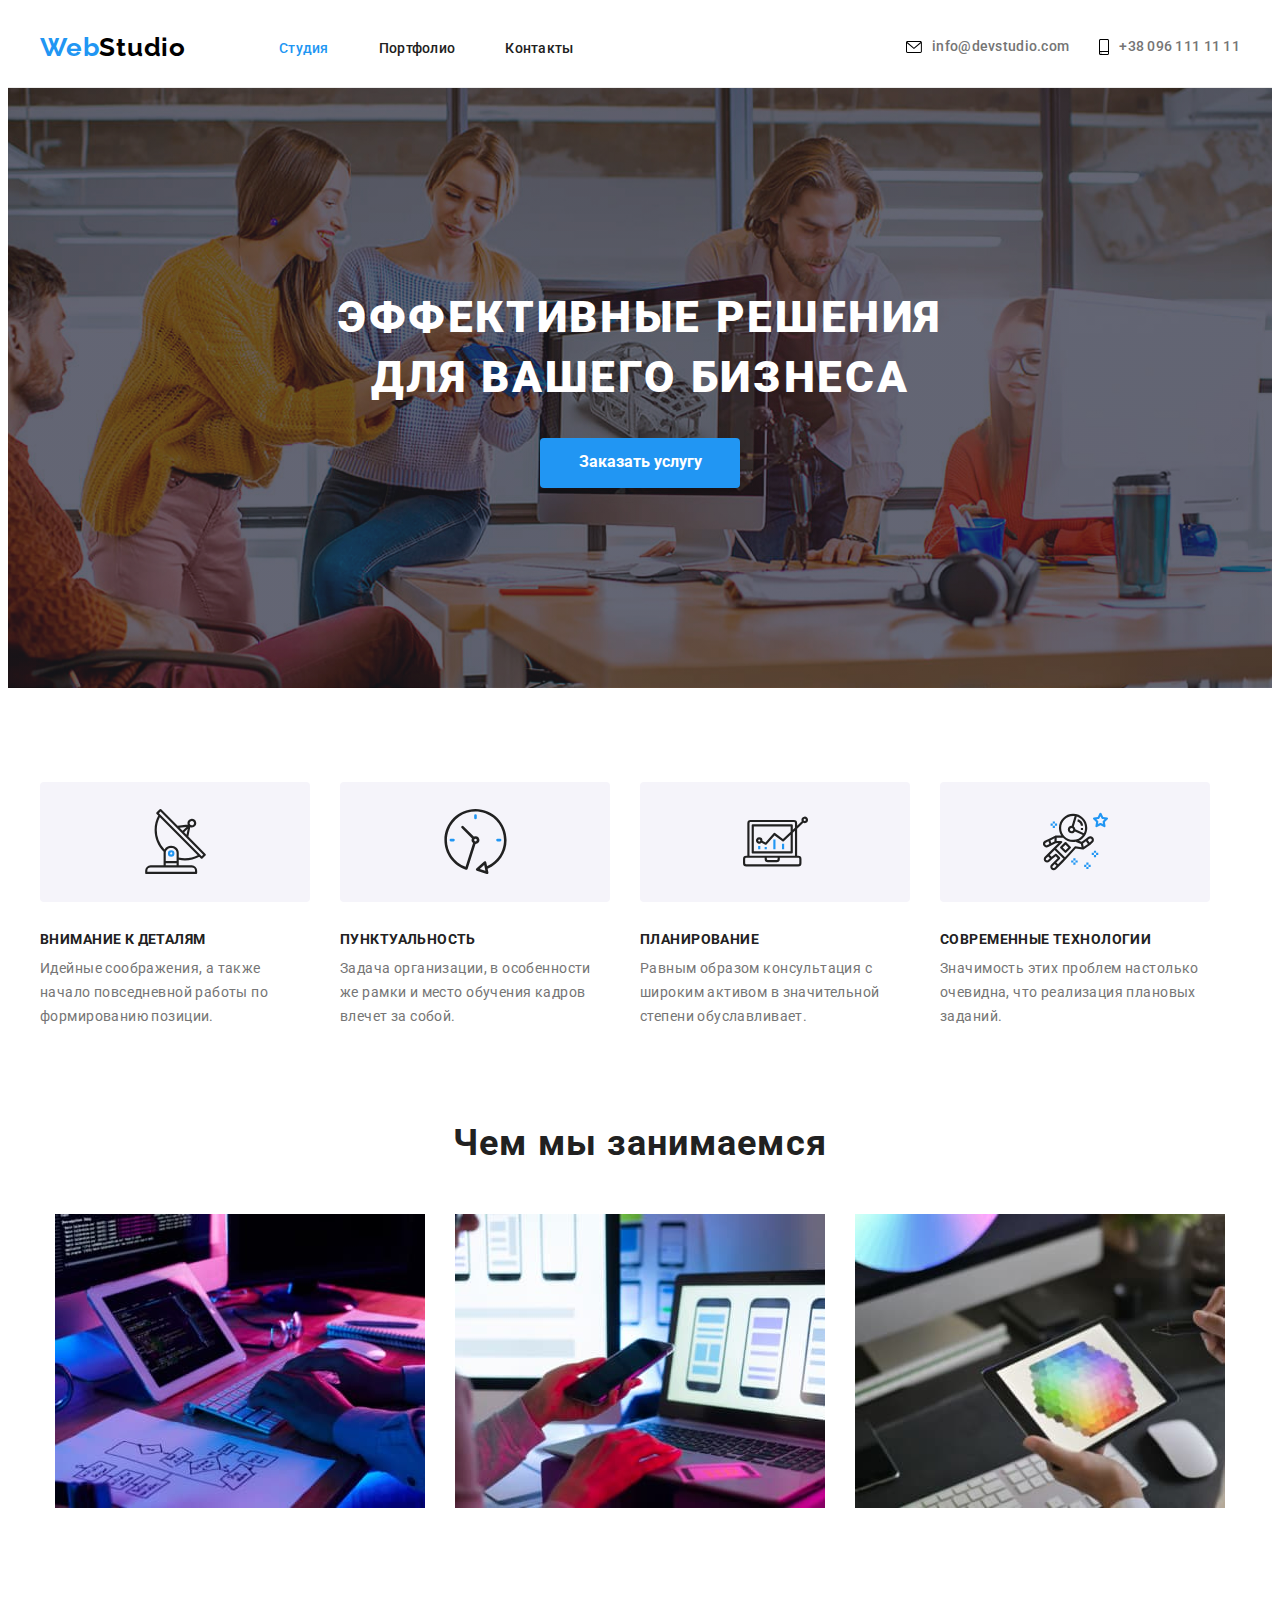
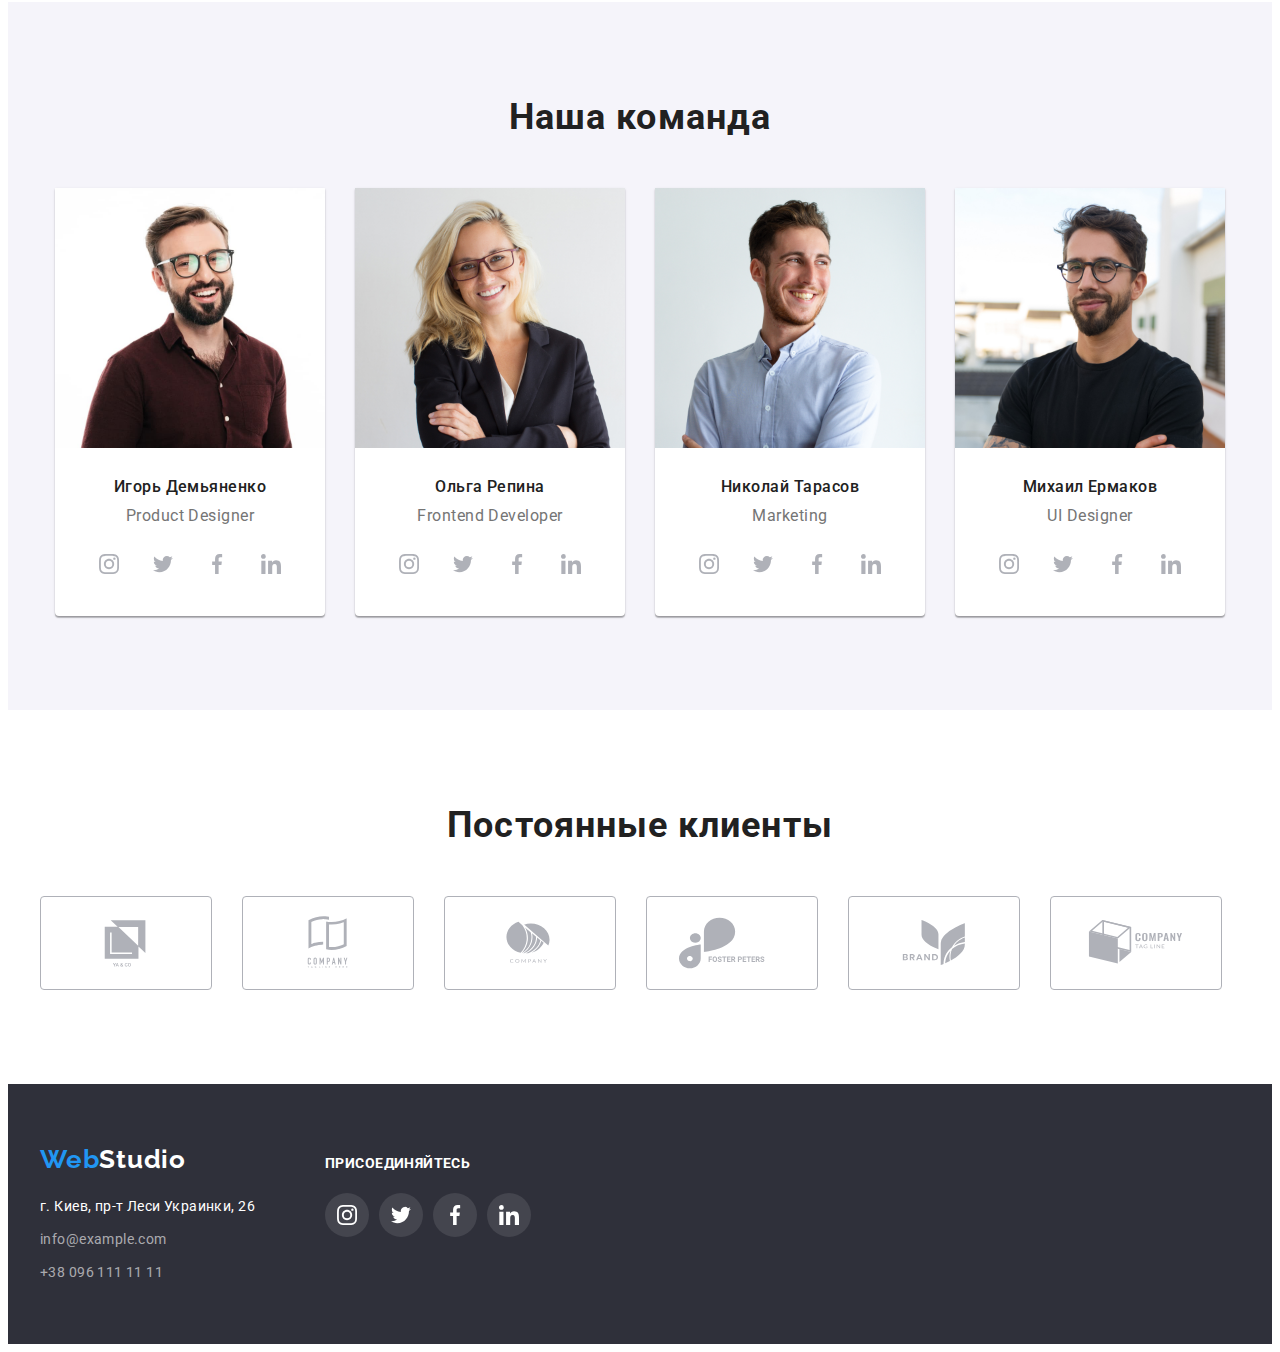
<file: index.html>
<!DOCTYPE html>
<html lang="ru">
  <head>
    <meta charset="UTF-8" />
    <meta http-equiv="X-UA-Compatible" content="IE=edge" />
    <meta name="viewport" content="width=device-width, initial-scale=1.0" />
    <link
      rel="stylesheet"
      href="https://cdnjs.cloudflare.com/ajax/libs/modern-normalize/1.1.0/modern-normalize.min.css"
      integrity="sha512-wpPYUAdjBVSE4KJnH1VR1HeZfpl1ub8YT/NKx4PuQ5NmX2tKuGu6U/JRp5y+Y8XG2tV+wKQpNHVUX03MfMFn9Q=="
      crossorigin="anonymous"
      referrerpolicy="no-referrer"
    />
    <link rel="stylesheet" href="./css/styles.css" />
    <link rel="preconnect" href="https://fonts.googleapis.com" />
    <link rel="preconnect" href="https://fonts.gstatic.com" crossorigin />
    <link
      href="https://fonts.googleapis.com/css2?family=Raleway:wght@700&family=Roboto:wght@400;500;700;900&display=swap"
      rel="stylesheet"
    />
    <title>4 Homework</title>
  </head>

  <body>
    <header class="header">
      <div class="container header-top">
        <a class="header-logo" href="#logo"> Web<span>Studio</span> </a>
        <nav class="header-nav">
          <ul class="nav-list">
            <li class="nav-list-item">
              <a class="list-link current" href="./index.html">Студия</a>
            </li>
            <li class="nav-list-item">
              <a class="list-link" href="./portfolio.html">Портфолио</a>
            </li>
            <li class="nav-list-item">
              <a class="list-link" href="./contacts.html">Контакты</a>
            </li>
          </ul>
        </nav>
        <ul class="header-links">
          <li>
            <a class="header-link" href="mailto:info@devstudio.com">
              <svg class="header-icon" width="16" height="12">
                <use href="./images/symbol-defs.svg#icon-envelope"></use>
              </svg>
              info@devstudio.com
            </a>
          </li>
          <li>
            <a class="header-link" href="tel:+380961111111">
              <svg class="header-icon" width="10" height="16">
                <use href="./images/symbol-defs.svg#icon-phone"></use>
              </svg>
              +38 096 111 11 11</a
            >
          </li>
        </ul>
      </div>
    </header>
    <main class="main">
      <!-- banner  -->
      <section class="banner">
        <div class="container">
          <h1 class="banner-title">
            Эффективные решения<br />
            для вашего бизнеса
          </h1>
          <button class="banner-btn" type="button">
            Заказать услугу
          </button>
        </div>
      </section>
      <!-- features  -->
      <section class="features">
        <div class="container">
          <h2 class="visually-hidden features-title">
            Наши особености
          </h2>
          <ul class="features-list">
            <li>
              <div class="wrap-feature-icons">
                <svg class="features-icon" width="65" height="65">
                  <use href="./images/symbol-defs.svg#icon-antenna"></use>
                </svg>
              </div>
              <h3>Внимание к деталям</h3>
              <p>
                Идейные соображения, а также начало повседневной работы по
                формированию позиции.
              </p>
            </li>
            <li>
              <div class="wrap-feature-icons">
                <svg class="features-icon" width="65" height="65">
                  <use href="./images/symbol-defs.svg#icon-clock"></use>
                </svg>
              </div>
              <h3>Пунктуальность</h3>
              <p>
                Задача организации, в особенности же рамки и место обучения
                кадров влечет за собой.
              </p>
            </li>
            <li>
              <div class="wrap-feature-icons">
                <svg class="features-icon" width="65" height="65">
                  <use href="./images/symbol-defs.svg#icon-diagram"></use>
                </svg>
              </div>
              <h3>Планирование</h3>
              <p>
                Равным образом консультация с широким активом в значительной
                степени обуславливает.
              </p>
            </li>
            <li>
              <div class="wrap-feature-icons">
                <svg class="features-icon" width="65" height="65">
                  <use href="./images/symbol-defs.svg#icon-astronaut"></use>
                </svg>
              </div>
              <h3>Современные технологии</h3>
              <p>
                Значимость этих проблем настолько очевидна, что реализация
                плановых заданий.
              </p>
            </li>
          </ul>
        </div>
      </section>
      <!-- about -->
      <section class="about">
        <div class="container">
          <h2 class="about-title">Чем мы занимаемся</h2>
          <ul class="about-list">
            <li class="about-list-item">
              <a href="#">
                <img
                  width="370"
                  src="./images/make-website.jpg"
                  alt="make up a website"
                />
              </a>
            </li>
            <li class="about-list-item">
              <a href="#">
                <img width="370" src="./images/design.jpg" alt="design" />
              </a>
            </li>
            <li class="about-list-item">
              <a href="#">
                <img
                  width="370"
                  src="./images/external-design.jpg"
                  alt="external design"
                />
              </a>
            </li>
          </ul>
        </div>
      </section>
      <!-- team -->
      <section class="team">
        <div class="container">
          <h2 class="team-title">Наша команда</h2>
          <ul class="team-list">
            <li class="team-item">
              <img width="270" src="./images/profile1.jpg" alt="profile" />
              <div class="team-wrap">
                <h3 class="team-list-title">
                  Игорь Демьяненко
                </h3>
                <p class="team-list-descr" lang="en">
                  Product Designer
                </p>
                <ul class="team-soc-list">
                  <li class="team-soc-item">
                    <a class="team-soc-link" href="#instagram">
                      <svg class="soc-icon" width="20" height="20">
                        <use
                          href="./images/symbol-defs.svg#icon-instagram"
                        ></use>
                      </svg>
                    </a>
                  </li>
                  <li class="team-soc-item">
                    <a class="team-soc-link" href="#twitter">
                      <svg class="soc-icon" width="20" height="20">
                        <use href="./images/symbol-defs.svg#icon-twitter"></use>
                      </svg>
                    </a>
                  </li>
                  <li class="team-soc-item">
                    <a class="team-soc-link" href="#facebook">
                      <svg class="soc-icon" width="20" height="20">
                        <use
                          href="./images/symbol-defs.svg#icon-facebook"
                        ></use>
                      </svg>
                    </a>
                  </li>
                  <li class="team-soc-item">
                    <a class="team-soc-link" href="#linkedin">
                      <svg class="soc-icon" width="20" height="20">
                        <use
                          href="./images/symbol-defs.svg#icon-linkedin"
                        ></use>
                      </svg>
                    </a>
                  </li>
                </ul>
              </div>
            </li>
            <li class="team-item">
              <img width="270" src="./images/profile2.jpg" alt="profile" />
              <div class="team-wrap">
                <h3 class="team-list-title">Ольга Репина</h3>
                <p class="team-list-descr" lang="en">
                  Frontend Developer
                </p>
                <ul class="team-soc-list">
                  <li class="team-soc-item">
                    <a class="team-soc-link" href="#instagram">
                      <svg class="soc-icon" width="20" height="20">
                        <use
                          href="./images/symbol-defs.svg#icon-instagram"
                        ></use>
                      </svg>
                    </a>
                  </li>
                  <li class="team-soc-item">
                    <a class="team-soc-link" href="#twitter">
                      <svg class="soc-icon" width="20" height="20">
                        <use href="./images/symbol-defs.svg#icon-twitter"></use>
                      </svg>
                    </a>
                  </li>
                  <li class="team-soc-item">
                    <a class="team-soc-link" href="#facebook">
                      <svg class="soc-icon" width="20" height="20">
                        <use
                          href="./images/symbol-defs.svg#icon-facebook"
                        ></use>
                      </svg>
                    </a>
                  </li>
                  <li class="team-soc-item">
                    <a class="team-soc-link" href="#linkedin">
                      <svg class="soc-icon" width="20" height="20">
                        <use
                          href="./images/symbol-defs.svg#icon-linkedin"
                        ></use>
                      </svg>
                    </a>
                  </li>
                </ul>
              </div>
            </li>
            <li class="team-item">
              <img width="270" src="./images/profile3.jpg" alt="profile" />
              <div class="team-wrap">
                <h3 class="team-list-title">
                  Николай Тарасов
                </h3>
                <p class="team-list-descr" lang="en">
                  Marketing
                </p>
                <ul class="team-soc-list">
                  <li class="team-soc-item">
                    <a class="team-soc-link" href="#instagram">
                      <svg width="20" height="20">
                        <use
                          href="./images/symbol-defs.svg#icon-instagram"
                        ></use>
                      </svg>
                    </a>
                  </li>
                  <li class="team-soc-item">
                    <a class="team-soc-link" href="#twitter">
                      <svg width="20" height="20">
                        <use href="./images/symbol-defs.svg#icon-twitter"></use>
                      </svg>
                    </a>
                  </li>
                  <li class="team-soc-item">
                    <a class="team-soc-link" href="#facebook">
                      <svg width="20" height="20">
                        <use
                          href="./images/symbol-defs.svg#icon-facebook"
                        ></use>
                      </svg>
                    </a>
                  </li>
                  <li class="team-soc-item">
                    <a class="team-soc-link" href="#linkedin">
                      <svg width="20" height="20">
                        <use
                          href="./images/symbol-defs.svg#icon-linkedin"
                        ></use>
                      </svg>
                    </a>
                  </li>
                </ul>
              </div>
            </li>
            <li class="team-item">
              <img width="270" src="./images/profile4.jpg" alt="profile" />
              <div class="team-wrap">
                <h3 class="team-list-title">Михаил Ермаков</h3>
                <p class="team-list-descr" lang="en">
                  UI Designer
                </p>
                <ul class="team-soc-list">
                  <li class="team-soc-item">
                    <a class="team-soc-link" href="#instagram">
                      <svg width="20" height="20">
                        <use
                          href="./images/symbol-defs.svg#icon-instagram"
                        ></use>
                      </svg>
                    </a>
                  </li>
                  <li class="team-soc-item">
                    <a class="team-soc-link" href="#twitter">
                      <svg width="20" height="20">
                        <use href="./images/symbol-defs.svg#icon-twitter"></use>
                      </svg>
                    </a>
                  </li>
                  <li class="team-soc-item">
                    <a class="team-soc-link" href="#facebook">
                      <svg width="20" height="20">
                        <use
                          href="./images/symbol-defs.svg#icon-facebook"
                        ></use>
                      </svg>
                    </a>
                  </li>
                  <li class="team-soc-item">
                    <a class="team-soc-link" href="#linkedin">
                      <svg width="20" height="20">
                        <use
                          href="./images/symbol-defs.svg#icon-linkedin"
                        ></use>
                      </svg>
                    </a>
                  </li>
                </ul>
              </div>
            </li>
          </ul>
        </div>
      </section>
      <!-- patron -->
      <section class="patron">
        <div class="container">
          <h2 class="about-title">Постоянные клиенты</h2>
          <ul class="patron-list">
            <li class="patron-list-item">
              <a class="patron-list-link" href="#">
                <svg width="106" height="60">
                  <use href="./images/symbol-defs.svg#icon-logo-1"></use>
                </svg>
              </a>
            </li>
            <li class="patron-list-item">
              <a class="patron-list-link" href="#">
                <svg width="106" height="60">
                  <use href="./images/symbol-defs.svg#icon-logo-2"></use>
                </svg>
              </a>
            </li>
            <li class="patron-list-item">
              <a class="patron-list-link" href="#">
                <svg width="106" height="60">
                  <use href="./images/symbol-defs.svg#icon-logo-3"></use>
                </svg>
              </a>
            </li>
            <li class="patron-list-item">
              <a class="patron-list-link" href="#">
                <svg width="106" height="60">
                  <use href="./images/symbol-defs.svg#icon-logo-4"></use>
                </svg>
              </a>
            </li>
            <li class="patron-list-item">
              <a class="patron-list-link" href="#">
                <svg width="106" height="60">
                  <use href="./images/symbol-defs.svg#icon-logo-5"></use>
                </svg>
              </a>
            </li>
            <li class="patron-list-item">
              <a class="patron-list-link" href="#">
                <svg width="106" height="60">
                  <use href="./images/symbol-defs.svg#icon-logo-6"></use>
                </svg>
              </a>
            </li>
          </ul>
        </div>
      </section>
    </main>
    <footer class="footer">
      <div class="container footer-wrap">
          <address>
            <a class="footer-logo recede-logo" href="#logo"
            >Web<span class="color-white">Studio</span></a
          >
            <ul class="footer-list">
              <li class="footer-list-item">
                <a
                  href="https://bit.ly/3pXMvUd"
                  target="_blank"
                  rel="noopener noreferrer"
                >
                  г. Киев, пр-т Леси Украинки, 26
                </a>
              </li>
              <li class="footer-list-item">
                <a class="footer-link" href="mailto:info@devstudio.com"
                  >info@example.com</a
                >
              </li>
              <li class="footer-list-item">
                <a class="footer-link" href="tel:+380961111111"
                  >+38 096 111 11 11</a
                >
              </li>
            </ul>
          </address>
          <div class="footer-soc-links">
            <h3 class="soc-link-title">присоединяйтесь</h3>
            <ul class="footer-soc-list">
              <li class="footer-soc-item">
                <a class="footer-soc-link" href="#">
                  <svg width="20" height="20">
                    <use href="images/symbol-defs.svg#icon-instagram"></use>
                  </svg>
                </a>
              </li>
              <li class="footer-soc-item">
                <a class="footer-soc-link" href="#">
                  <svg width="20" height="20">
                    <use href="images/symbol-defs.svg#icon-twitter"></use>
                  </svg>
                </a>
              </li>
              <li class="footer-soc-item">
                <a class="footer-soc-link" href="#">
                  <svg width="20" height="20">
                    <use href="images/symbol-defs.svg#icon-facebook"></use>
                  </svg>
                </a>
              </li>
              <li class="footer-soc-item">
                <a class="footer-soc-link" href="#">
                  <svg width="20" height="20">
                    <use href="images/symbol-defs.svg#icon-linkedin"></use>
                  </svg>
                </a>
              </li>
            </ul>
          </div>
        </div>
    </footer>
  </body>
</html>
</file>
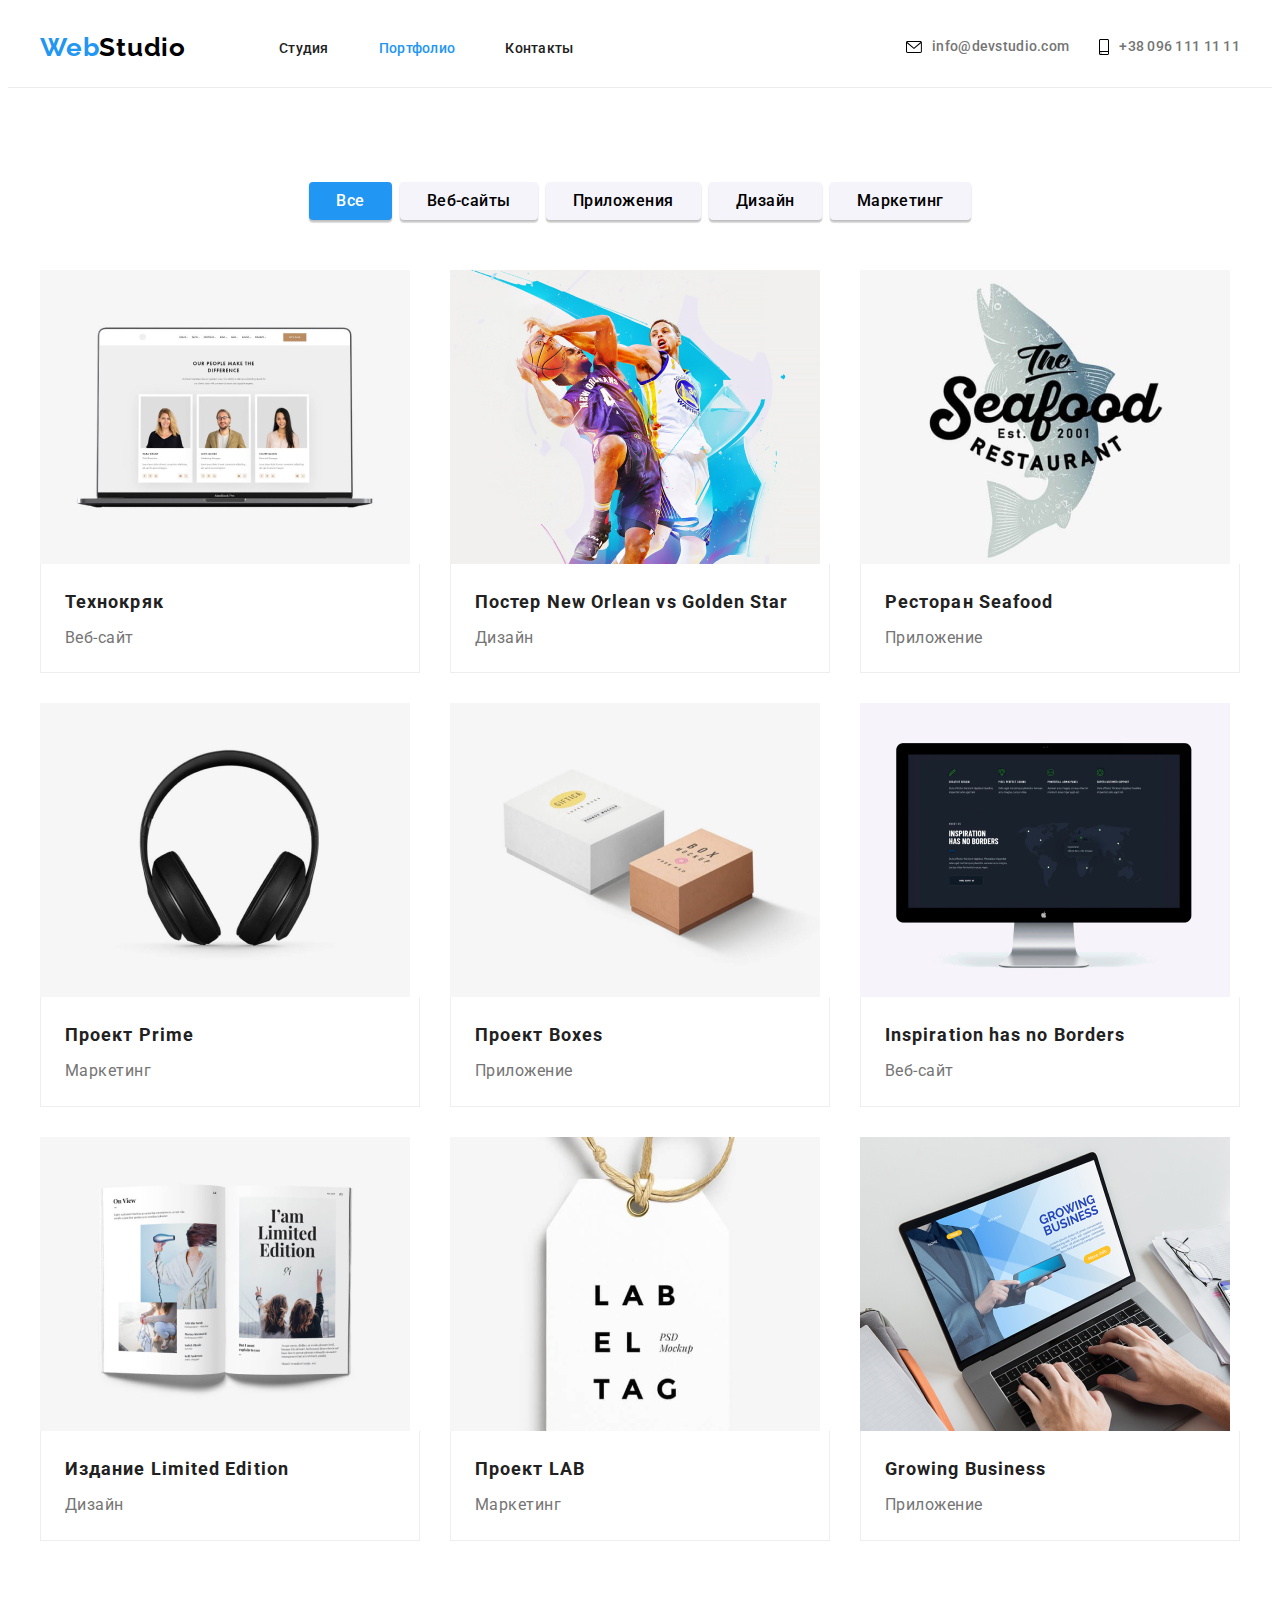
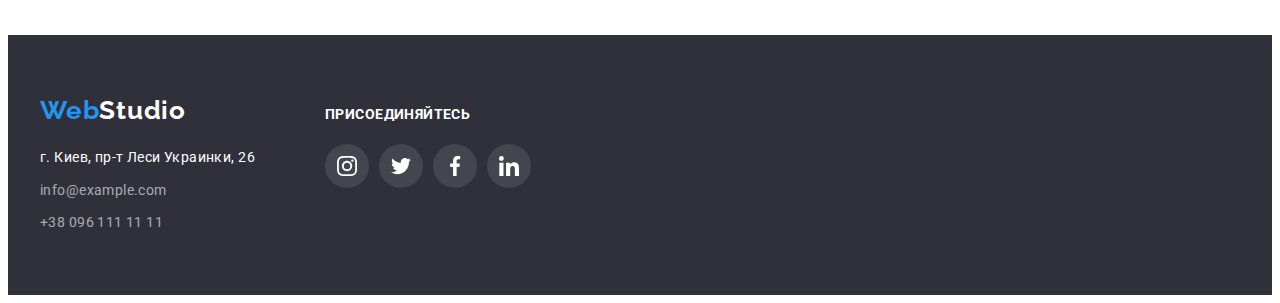
<file: portfolio.html>
<!DOCTYPE html>
<html lang="ru">

<head>
    <meta charset="UTF-8" />
    <meta http-equiv="X-UA-Compatible" content="IE=edge" />
    <meta name="viewport" content="width=device-width, initial-scale=1.0" />
    <link rel="stylesheet" href="https://cdnjs.cloudflare.com/ajax/libs/modern-normalize/1.1.0/modern-normalize.min.css" integrity="sha512-wpPYUAdjBVSE4KJnH1VR1HeZfpl1ub8YT/NKx4PuQ5NmX2tKuGu6U/JRp5y+Y8XG2tV+wKQpNHVUX03MfMFn9Q==" crossorigin="anonymous" referrerpolicy="no-referrer"
    />
    <link rel="stylesheet" href="./css/styles.css" />
    <link rel="preconnect" href="https://fonts.googleapis.com" />
    <link rel="preconnect" href="https://fonts.gstatic.com" crossorigin />
    <link href="https://fonts.googleapis.com/css2?family=Raleway:wght@700&family=Roboto:wght@400;500;700;900&display=swap" rel="stylesheet" />
    <title>Portfolio</title>
</head>

<body>
    <header class="header">
        <div class="container header-top">
            <a class="header-logo" href="#logo"> Web<span>Studio</span> </a>
            <nav class="header-nav">
                <ul class="nav-list">
                    <li class="nav-list-item">
                        <a class="list-link" href="./index.html">Студия</a>
                    </li>
                    <li class="nav-list-item">
                        <a class="list-link current" href="./portfolio.html">Портфолио</a>
                    </li>
                    <li class="nav-list-item">
                        <a class="list-link" href="./contacts.html">Контакты</a>
                    </li>
                </ul>
            </nav>
            <ul class="header-links">
                <li>
                    <a class="header-link" href="mailto:info@devstudio.com">
                        <svg class="header-icon" width="16" height="12">
                <use href="./images/symbol-defs.svg#icon-envelope"></use>
              </svg> info@devstudio.com
                    </a>
                </li>
                <li>
                    <a class="header-link" href="tel:+380961111111">
                        <svg class="header-icon" width="10" height="16">
                <use href="./images/symbol-defs.svg#icon-phone"></use>
              </svg> +38 096 111 11 11</a>
                </li>
            </ul>
        </div>
    </header>
    <main class="main">
        <section class="main-filter">
            <div class="container">
                <h1 class="visually-hidden">Секция Фильтров</h1>
                <ul class="main-list">
                    <li><button class="main-list-btn current" type="button">Все</button></li>
                    <li>
                        <button class="main-list-btn" type="button">Веб-сайты</button>
                    </li>
                    <li>
                        <button class="main-list-btn" type="button">Приложения</button>
                    </li>
                    <li><button class="main-list-btn" type="button">Дизайн</button></li>
                    <li>
                        <button class="main-list-btn" type="button">Маркетинг</button>
                    </li>
                </ul>
                <div class="section-store">
                    <ul class="store-list">
                        <li class="store-item">
                            <a class="store-item-link" href="#">
                                <img width="370" src="./images/portfolio/01.jpg" alt="Website" />
                                <div class="store-wrap">
                                    <h3 class="store-wrap-title" class="store-wrap-title">Технокряк</h3>
                                    <p class="store-wrap-descr">Веб-сайт</p>
                                </div>
                            </a>
                        </li>
                        <li class="store-item">
                            <a class="store-item-link" href="#">
                                <img width="370" src="./images/portfolio/02.jpg" alt="Design" />
                                <div class="store-wrap">
                                    <h3 class="store-wrap-title" class="store-wrap-title">Постер New Orlean vs Golden Star</h3>
                                    <p class="store-wrap-descr">Дизайн</p>
                                </div>
                            </a>
                        </li>
                        <li class="store-item">
                            <a class="store-item-link" href="#">
                                <img width="370" src="./images/portfolio/03.jpg" alt="Application" />
                                <div class="store-wrap">
                                    <h3 class="store-wrap-title" class="store-wrap-title">Ресторан Seafood</h3>
                                    <p class="store-wrap-descr">Приложение</p>
                                </div>
                            </a>
                        </li>
                        <li class="store-item">
                            <a class="store-item-link" href="#">
                                <img width="370" src="./images/portfolio/04.jpg" alt="Marketing" />
                                <div class="store-wrap">
                                    <h3 class="store-wrap-title" class="store-wrap-title">Проект Prime</h3>
                                    <p class="store-wrap-descr">Маркетинг</p>
                                </div>
                            </a>
                        </li>
                        <li class="store-item">
                            <a class="store-item-link" href="#">
                                <img width="370" src="./images/portfolio/05.jpg" alt="Application" />
                                <div class="store-wrap">
                                    <h3 class="store-wrap-title">Проект Boxes</h3>
                                    <p class="store-wrap-descr">Приложение</p>
                                </div>
                            </a>
                        </li>
                        <li class="store-item">
                            <a class="store-item-link" href="#">
                                <img width="370" src="./images/portfolio/06.jpg" alt="Website" />
                                <div class="store-wrap">
                                    <h3 class="store-wrap-title">Inspiration has no Borders</h3>
                                    <p class="store-wrap-descr">Веб-сайт</p>
                                </div>
                            </a>
                        </li>
                        <li class="store-item">
                            <a class="store-item-link" href="#">
                                <img width="370" src="./images/portfolio/07.jpg" alt="Design" />
                                <div class="store-wrap">
                                    <h3 class="store-wrap-title">Издание Limited Edition</h3>
                                    <p class="store-wrap-descr">Дизайн</p>
                                </div>
                            </a>
                        </li>
                        <li class="store-item">
                            <a class="store-item-link" href="#">
                                <img width="370" src="./images/portfolio/08.jpg" alt="Marketing" />
                                <div class="store-wrap">
                                    <h3 class="store-wrap-title">Проект LAB</h3>
                                    <p class="store-wrap-descr">Маркетинг</p>
                                </div>
                            </a>
                        </li>
                        <li class="store-item">
                            <a class="store-item-link" href="#">
                                <img width="370" src="./images/portfolio/09.jpg" alt="Application" />
                                <div class="store-wrap">
                                    <h3 class="store-wrap-title">Growing Business</h3>
                                    <p class="store-wrap-descr">Приложение</p>
                                </div>
                            </a>
                        </li>
                    </ul>
                </div>
            </div>
        </section>
    </main>
    <footer class="footer">
        <div class="container">
          <div class="footer-wrap">
            <address>
              <a class="footer-logo recede-logo" href="#logo"
              >Web<span class="color-white">Studio</span></a
            >
              <ul class="footer-list">
                <li class="footer-list-item">
                  <a
                    href="https://bit.ly/3pXMvUd"
                    target="_blank"
                    rel="noopener noreferrer"
                  >
                    г. Киев, пр-т Леси Украинки, 26
                  </a>
                </li>
                <li class="footer-list-item">
                  <a class="footer-link" href="mailto:info@devstudio.com"
                    >info@example.com</a
                  >
                </li>
                <li class="footer-list-item">
                  <a class="footer-link" href="tel:+380961111111"
                    >+38 096 111 11 11</a
                  >
                </li>
              </ul>
            </address>
            <div class="footer-soc-links">
              <h3 class="soc-link-title">присоединяйтесь</h3>
              <ul class="footer-soc-list">
                <li class="footer-soc-item">
                  <a class="footer-soc-link" href="#">
                    <svg width="20" height="20">
                      <use href="images/symbol-defs.svg#icon-instagram"></use>
                    </svg>
                  </a>
                </li>
                <li class="footer-soc-item">
                  <a class="footer-soc-link" href="#">
                    <svg width="20" height="20">
                      <use href="images/symbol-defs.svg#icon-twitter"></use>
                    </svg>
                  </a>
                </li>
                <li class="footer-soc-item">
                  <a class="footer-soc-link" href="#">
                    <svg width="20" height="20">
                      <use href="images/symbol-defs.svg#icon-facebook"></use>
                    </svg>
                  </a>
                </li>
                <li class="footer-soc-item">
                  <a class="footer-soc-link" href="#">
                    <svg width="20" height="20">
                      <use href="images/symbol-defs.svg#icon-linkedin"></use>
                    </svg>
                  </a>
                </li>
              </ul>
            </div>
          </div>
        </div>
      </footer>
</body>

</html>
</file>
<file: css/styles.css>
:root {
    --white-color: #ffff;
    --links-color: #757575;
    --primary-bg-color: #2F303A;
    --title-text-color: #212121;
    --accent-color: #2196f3;
    --padding-section: 94px;
    --social-link-fill: #afb1b8;
}

body {
    font-family: 'Roboto', sans-serif;
}

p,
h1,
h2,
h3,
h4,
h5,
h6 {
    margin: 0;
}

ul {
    margin: 0;
    padding-left: 0;
}

button {
    cursor: pointer;
}

a {
    text-decoration: none;
    color: black;
}

ul li {
    list-style: none;
    margin: 0;
    padding: 0;
}

img {
    display: block;
    max-width: 100%;
    height: auto;
}


/*for hidden items */

.visually-hidden {
    position: absolute;
    width: 1px;
    height: 1px;
    margin: -1px;
    border: 0;
    padding: 0;
    white-space: nowrap;
    clip-path: inset(100%);
    clip: rect(0 0 0 0);
    overflow: hidden;
}

.container {
    margin: 0 auto;
    width: 1200px;
    padding: 0 15px;
}


/* header */

.header {
    border-bottom: 1px solid #ECECEC;
    padding: 24px 0 24px 0;
}

.header-top {
    display: flex;
    align-items: center;
}

.header-logo {
    font-family: 'Raleway', sans-serif;
    font-weight: 700;
    font-size: 26px;
    line-height: 1.19;
    letter-spacing: 0.03em;
    color: #2196F3;
    margin-right: 93px;
}

.header-top span {
    color: #000;
}

.nav-list {
    display: flex;
}

.nav-list a {
    color: var(--title-text-color);
    font-size: 14px;
    font-weight: 500;
    line-height: 1.14;
    letter-spacing: 0.02em;
}

.nav-list .list-link.current {
    color: var(--accent-color);
    background: transparent;
}

.nav-list-item:not(:last-child) {
    margin-right: 50px;
}

.header-links {
    display: flex;
    margin-left: auto;
}

.header-links li:not(:last-child) {
    margin-right: 30px;
}

.header-link {
    color: var(--links-color);
    font-size: 14px;
    font-weight: 500;
    line-height: 1.14;
    letter-spacing: 0.02em;
    display: flex;
    align-items: center;
}

.header-icon {
    margin-right: 10px;
}

.header-top ul li a:hover,
.header-top ul li a:focus {
    color: #2196F3;
    fill: #188CE8;
}


/* main */

section h2 {
    font-weight: 700;
    font-size: 36px;
    text-align: center;
    letter-spacing: 0.03em;
    color: var(--title-text-color);
}


/* banner */

.banner {
    max-width: 1600px;
    margin: 0 auto;
    padding-top: 200px;
    padding-bottom: 200px;
    background-color: var(--primary-bg-color);
    background-position: center;
    background-repeat: no-repeat;
    background-image: linear-gradient( to right, rgba(47, 48, 58, 0.4), rgba(47, 48, 58, 0.4)), url('../images/banner.jpg');
    text-align: center;
}

.banner-title {
    font-weight: 900;
    font-size: 44px;
    line-height: 1.36;
    text-align: center;
    letter-spacing: 0.06em;
    text-transform: uppercase;
    color: var(--white-color);
}

.banner-btn {
    width: 200px;
    height: 50px;
    font-family: inherit;
    font-weight: 700;
    font-size: 16px;
    line-height: 1.8;
    color: var(--white-color);
    background: #2196F3;
    box-shadow: 0px 4px 4px rgba(0, 0, 0, 0.15);
    border-radius: 4px;
    cursor: pointer;
    margin-top: 30px;
    border: none;
}

.banner-btn:hover,
.banner-btn:focus {
    background: #188CE8;
}


/* features */

.features {
    padding-top: var(--padding-section);
}

.features-list {
    display: flex;
}

.features-list h3 {
    font-weight: 700;
    font-size: 14px;
    line-height: 1.1;
    letter-spacing: 0.03em;
    text-transform: uppercase;
    margin-bottom: 10px;
    color: var(--title-text-color);
}

.features-list li {
    width: 270px;
    text-align: left;
}

.features-list li:not(:last-child) {
    margin-right: 30px;
}

.features-list p {
    font-size: 14px;
    line-height: 1.7;
    letter-spacing: 0.03em;
    color: var(--links-color)
}

.wrap-feature-icons {
    display: flex;
    align-items: center;
    justify-content: center;
    height: 120px;
    background: #F5F4FA;
    border-radius: 4px;
    margin-bottom: 30px;
}


/*about */

.about {
    padding-top: var(--padding-section);
    padding-bottom: var(--padding-section);
}

.about-title {
    margin-bottom: 50px;
}

.about-list {
    display: flex;
    justify-content: center;
}

.about-list-item:not(:last-child) {
    margin-right: 30px;
}


/* team */

.team {
    background: #F5F4FA;
    padding-top: var(--padding-section);
    padding-bottom: var(--padding-section);
}

.team-title {
    margin-bottom: 50px;
}

.team-list {
    display: flex;
    justify-content: center;
}

.team-item {
    background: #FFFFFF;
    box-shadow: 0px 1px 3px rgba(0, 0, 0, 0.12), 0px 1px 1px rgba(0, 0, 0, 0.14), 0px 2px 1px rgba(0, 0, 0, 0.2);
    border-radius: 0px 0px 4px 4px;
}

.team-item:not(:last-child) {
    margin-right: 30px;
}

.team-wrap {
    padding: 30px 0 30px 0;
}

.team-list-title {
    font-weight: 500;
    font-size: 16px;
    line-height: 1.18;
    text-align: center;
    letter-spacing: 0.03em;
    color: var(--title-text-color);
}

.team-list-descr {
    line-height: 1.18;
    text-align: center;
    letter-spacing: 0.03em;
    color: var(--links-color);
    margin-top: 10px;
}

.team-soc-list {
    display: flex;
    justify-content: center;
    margin-top: 16px;
}

.team-soc-item:not(:last-child) {
    margin-right: 10px;
}

.team-soc-item .team-soc-link:hover,
.team-soc-item .team-soc-link:focus {
    fill: var(--white-color);
    background: var(--accent-color);
}

.team-soc-link {
    width: 44px;
    height: 44px;
    border-radius: 50%;
    fill: var(--social-link-fill);
    display: flex;
    align-items: center;
    justify-content: center;
}


/* patron */

.patron {
    padding-top: var(--padding-section);
    padding-bottom: var(--padding-section);
    background: white;
}

.patron-list {
    display: flex;
}

.patron-list-item:not(:last-child) {
    margin-right: 30px;
}

.patron-list-link {
    width: 170px;
    height: 92px;
    display: flex;
    justify-content: center;
    align-items: center;
    border: 1px solid #afb1b8;
    border-radius: 4px;
    fill: var(--social-link-fill);
}

.patron-list-link:hover,
.patron-list-link:focus {
    border-color: var(--accent-color);
    fill: var(--accent-color);
}


/* footer */

footer {
    padding-top: 60px;
    padding-bottom: 60px;
    background: var(--primary-bg-color);
}

footer a {
    color: var(--white-color);
}

.footer-logo {
    display: inline-block;
    margin-bottom: 20px;
    font-family: 'Raleway', sans-serif;
    font-weight: 700;
    font-size: 26px;
    line-height: 1.19;
    letter-spacing: 0.03em;
    color: #2196F3;
    
}

address {
    font-style: normal;
    /* margin-top: 20px; */
}

.footer-list {
    margin: 0;
    padding: 0;
}

.footer-list a {
    font-size: 14px;
    line-height: 1.7;
    letter-spacing: 0.03em;
}

.footer-list-item:not(:last-child) {
    margin-bottom: 9px;
}

.footer-link {
    color: rgba(255, 255, 255, 0.6);
}


/* for footer link */

.color-white {
    color: var(--white-color);
}

.footer-link:hover,
.footer-link:focus,
.footer-list-item>a:hover,
.footer-list-item>a:focus {
    color: var(--accent-color);
}

.footer-wrap {
    display: flex;
    align-items: baseline;
}

.footer-soc-links {
    margin-left: 70px;
    /* margin-top: 12px; */
}

.soc-link-title {
    font-size: 14px;
    line-height: 1.45;
    letter-spacing: 0.03em;
    text-transform: uppercase;
    color: #ffffff;
    margin-bottom: 20px;
}

.footer-soc-list {
    display: flex;
    justify-content: space-around;
    align-items: center;
}

.footer-soc-item {
    fill: white;
    background: rgba(255, 255, 255, 0.1);
    border-radius: 50%;
}

.footer-soc-item:not(:last-child) {
    margin-right: 10px;
}

.footer-soc-item:hover,
.footer-soc-item :focus {
    background: var(--accent-color);
    border-radius: 50%;
}

.footer-soc-link {
    width: 44px;
    height: 44px;
    display: flex;
    align-items: center;
    justify-content: center;
}

/* portfolio */

.main-filter {
    padding-top: var(--padding-section);
    padding-bottom: var(--padding-section);
}

.main-list {
    display: flex;
    justify-content: center;
    align-items: center;
    margin-bottom: 50px;
}

.main-list li:not(:last-child) {
    margin-right: 8px;
}

.main-list-btn {
    padding: 6px 27px;
    font-family: inherit;
    font-weight: 500;
    font-size: 16px;
    line-height: 1.6;
    background: #F5F4FA;
    text-align: center;
    letter-spacing: 0.03em;
    border-radius: 4px;
    border: none;
    box-shadow: 0px 3px 1px rgba(0, 0, 0, 0.1), 0px 1px 2px rgba(0, 0, 0, 0.08), 0px 2px 2px rgba(0, 0, 0, 0.12);
}

.main-list-btn:hover,
.main-list-btn:focus {
    color: var(--white-color);
    background: #2196f3;
    box-shadow: 0px 3px 1px rgba(0, 0, 0, 0.1), 0px 1px 2px rgba(0, 0, 0, 0.08), 0px 2px 2px rgba(0, 0, 0, 0.12);
}

.main-list-btn.current {
    background: var(--accent-color);
    color: white;
}

.section-store {
    display: flex;
    flex-direction: column;
    justify-content: center;
    align-items: center;
}

.store-list {
    display: flex;
    flex-wrap: wrap;
    justify-content: center;
    margin-top: -30px;
    margin-left: -30px;
}

.store-item {
    background: var(--white-color);
    width: calc((100% / 3) - 30px);
    margin-top: 30px;
    margin-left: 30px;
    display: block;
}

.store-item-link{
    display: block;
}

.store-item-link:hover,
.store-item-link:focus {
    box-shadow: 0px 1px 1px rgba(0, 0, 0, 0.12), 0px 4px 4px rgba(0, 0, 0, 0.06), 1px 4px 6px rgba(0, 0, 0, 0.16);
}

.store-wrap {
    padding-top: 20px;
    padding-bottom: 20px;
    padding-left: 24px;
    border-left: 1px solid #EEEEEE;
    border-right: 1px solid #EEEEEE;
    border-bottom: 1px solid #EEEEEE;
}

.store-wrap-title {
    font-weight: 700;
    font-size: 18px;
    line-height: 2;
    letter-spacing: 0.06em;
    color: var(--title-text-color);
}

.store-wrap-descr {
    line-height: 1.8;
    letter-spacing: 0.03em;
    color: var(--links-color);
    margin-top: 4px;
}
</file>
